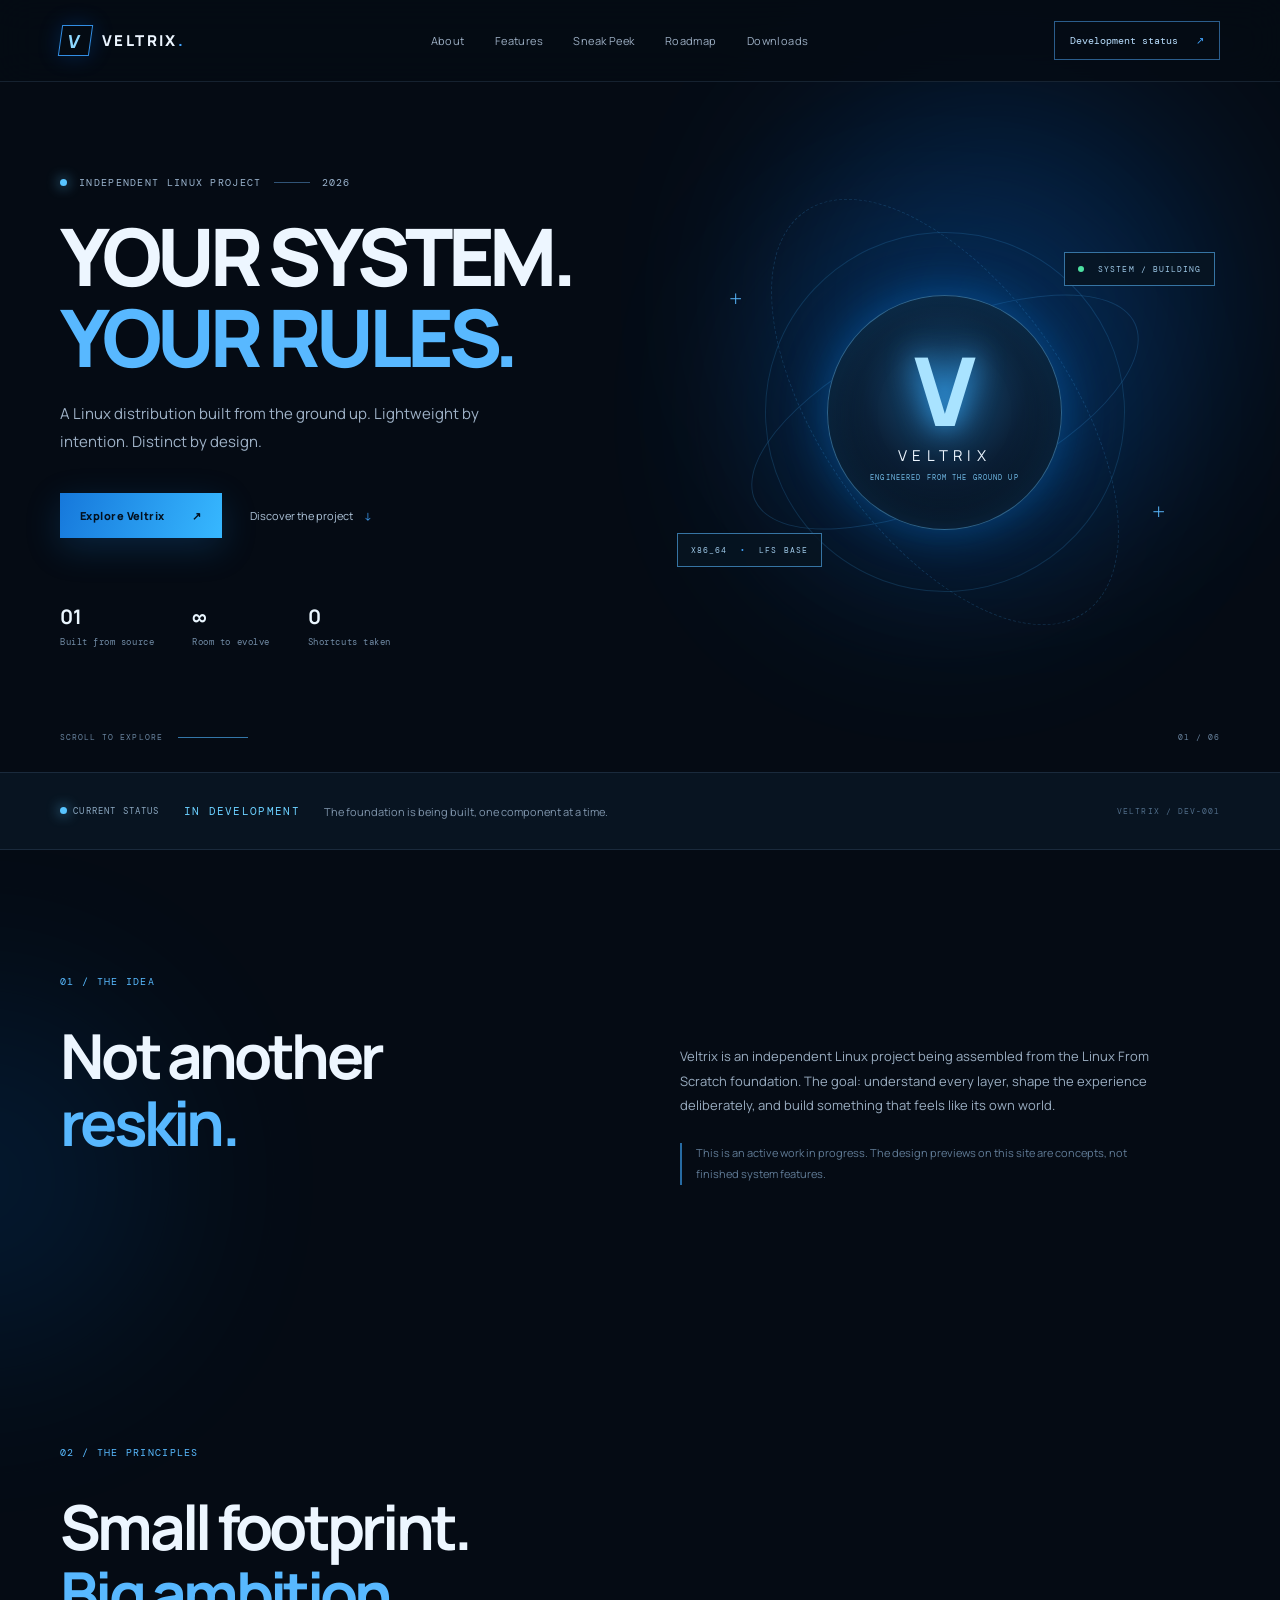
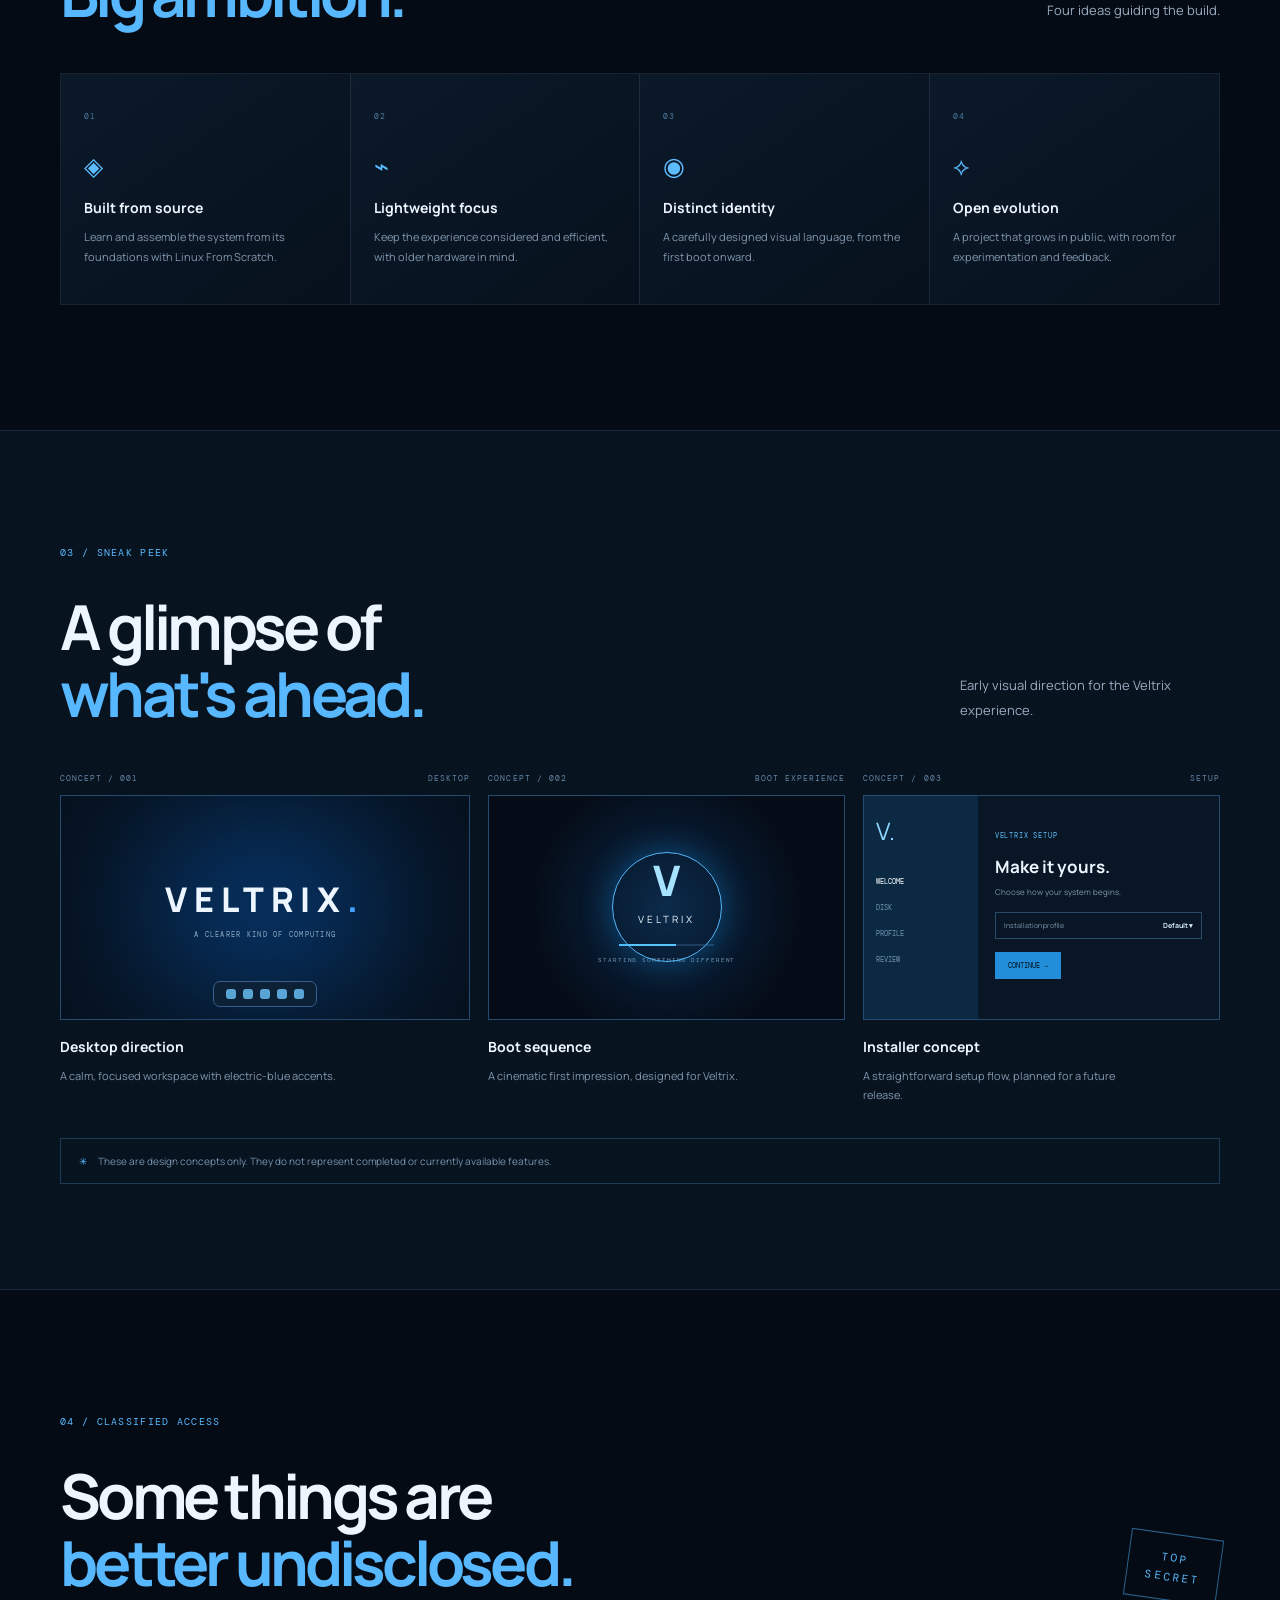
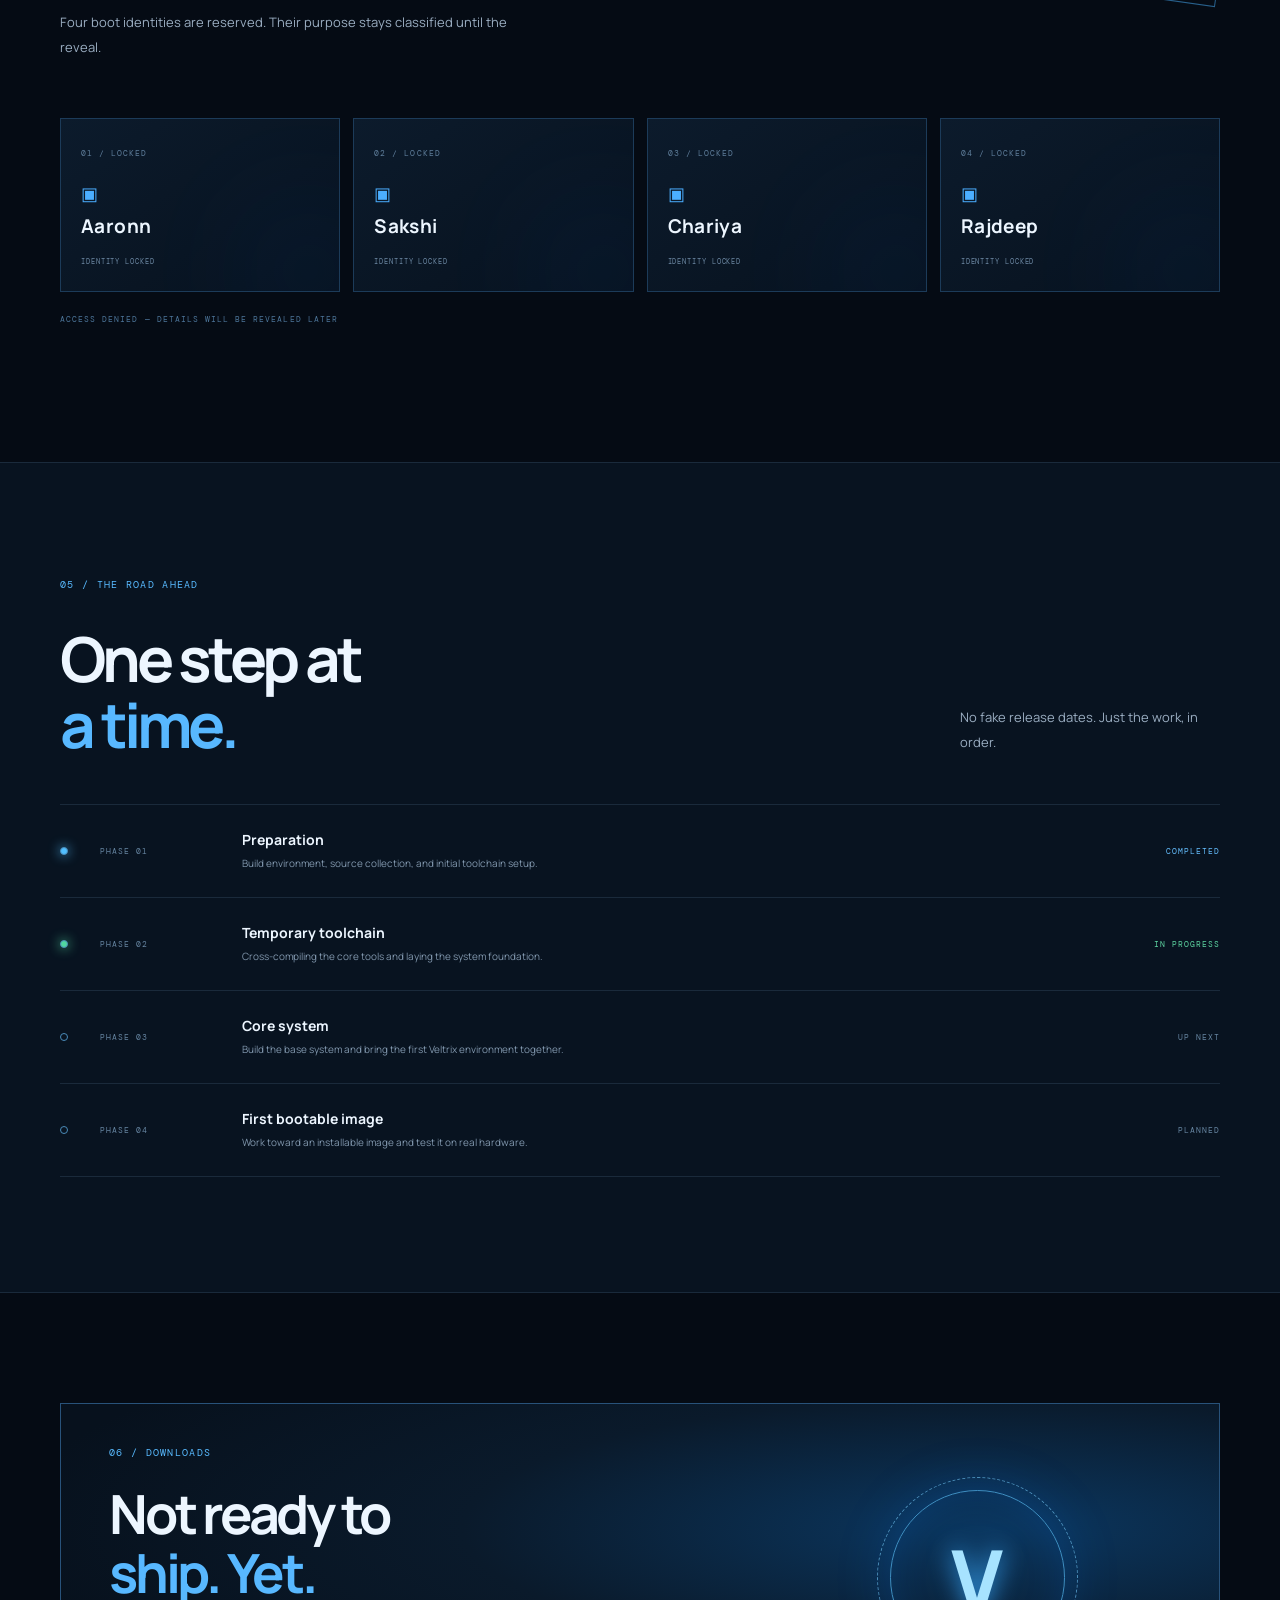
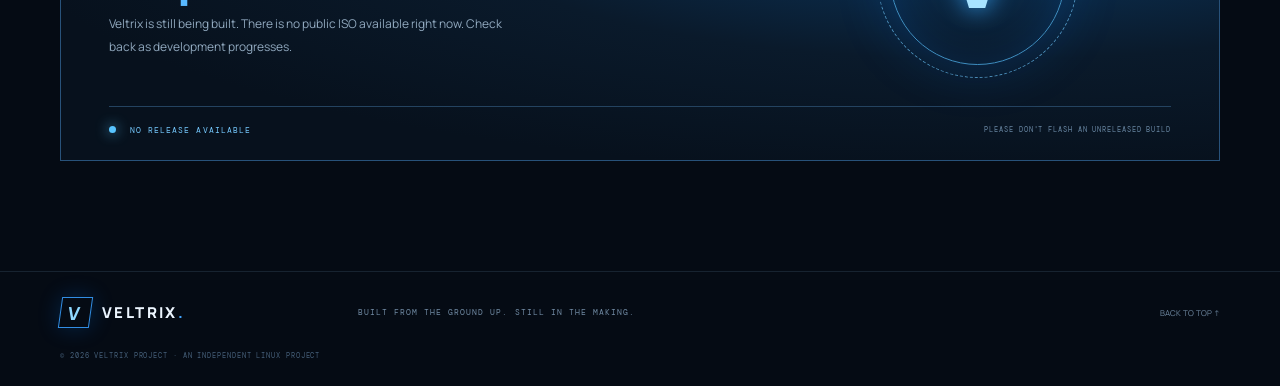
<file: index.html>
<!DOCTYPE html>
<html lang="en">
<head>
  <meta name="description" content="Meet VELTRIX, an independent Linux distribution built from Linux From Scratch. Discover its features, design and development.">
  <title>VELTRIX Linux – Lightweight Linux Built from Scratch</title>
  <meta name="description" content="Discover VELTRIX, an independent Linux distribution built from Linux From Scratch, focused on lightweight performance and simplicity.">
  <meta name="keywords" content="VELTRIX Linux, lightweight Linux, Linux From Scratch, custom Linux distribution, minimal Linux OS">
  <meta charset="UTF-8">
  <title>VELTRIX Linux | Lightweight Linux Built from Scratch</title>
  <meta name="description" content="Meet VELTRIX, an independent Linux distribution built from Linux From Scratch. Discover its features, design and development.">
  <meta name="keywords" content="VELTRIX Linux, Linux From Scratch, lightweight Linux, custom Linux distribution, independent Linux OS">
  <meta name="robots" content="index, follow">
  <meta name="viewport" content="width=device-width, initial-scale=1.0">
  <meta name="theme-color" content="#07111f">
  <meta name="description" content="VELTRIX — a Linux distribution built from the ground up.">
  <title>VELTRIX — Beyond the Ordinary</title>
  <link rel="preconnect" href="https://fonts.googleapis.com">
  <link rel="preconnect" href="https://fonts.gstatic.com" crossorigin>
  <link href="https://fonts.googleapis.com/css2?family=DM+Mono:wght@400;500&family=Manrope:wght@400;500;600;700;800&display=swap" rel="stylesheet">
  <link rel="stylesheet" href="style.css">
  <script type="application/ld+json">
{
  "@context": "https://schema.org",
  "@type": "SoftwareApplication",
  "name": "VELTRIX Linux",
  "applicationCategory": "OperatingSystem",
  "operatingSystem": "Linux",
  "description": "An independent Linux distribution built from Linux From Scratch.",
  "url": "https://notyouraaronn.github.io/veltrix-website/"
}
</script>
</head>
<body>
  <div class="ambient ambient-one"></div><div class="ambient ambient-two"></div>
  <header class="topbar">
    <a class="brand" href="#home" aria-label="Veltrix home"><span class="brand-mark">V</span><span>VELTRIX<span class="brand-dot">.</span></span></a>
    <button class="menu-toggle" aria-label="Open navigation" aria-expanded="false">☰</button>
    <nav class="nav">
      <a href="#about">About</a><a href="#features">Features</a><a href="#sneakpeek">Sneak Peek</a><a href="#roadmap">Roadmap</a><a href="#downloads">Downloads</a>
    </nav>
    <a class="nav-cta" href="#status">Development status <span>↗</span></a>
  </header>

  <main>
    <section class="hero section-wrap" id="home">
      <div class="hero-copy">
        <div class="eyebrow"><span class="pulse"></span> INDEPENDENT LINUX PROJECT <span class="eyebrow-line"></span> 2026</div>
        <h1>YOUR SYSTEM.<br><span>YOUR RULES.</span></h1>
        <p class="hero-lead">A Linux distribution built from the ground up. Lightweight by intention. Distinct by design.</p>
        <div class="hero-actions"><a class="button button-primary" href="#sneakpeek">Explore Veltrix <span>↗</span></a><a class="text-link" href="#about">Discover the project <span>↓</span></a></div>
        <div class="hero-meta"><div><strong>01</strong><span>Built from source</span></div><div><strong>∞</strong><span>Room to evolve</span></div><div><strong>0</strong><span>Shortcuts taken</span></div></div>
      </div>
      <div class="hero-art" aria-label="Abstract blue glowing VELTRIX visual">
        <div class="orbit orbit-a"></div><div class="orbit orbit-b"></div><div class="orbit orbit-c"></div>
        <div class="hero-core"><div class="core-symbol">V</div><div class="core-name">VELTRIX</div><div class="core-caption">ENGINEERED FROM THE GROUND UP</div></div>
        <div class="art-chip chip-top"><span class="chip-dot"></span> SYSTEM / BUILDING</div>
        <div class="art-chip chip-bottom">X86_64 <i>•</i> LFS BASE</div>
        <div class="art-cross cross-one">+</div><div class="art-cross cross-two">+</div>
      </div>
      <div class="hero-bottom"><span>SCROLL TO EXPLORE</span><span class="scroll-line"></span><span>01 / 06</span></div>
    </section>

    <section class="status-strip" id="status"><div class="status-inner"><span class="status-label"><span class="pulse"></span> CURRENT STATUS</span><strong>IN DEVELOPMENT</strong><span class="status-note">The foundation is being built, one component at a time.</span><span class="status-code">VELTRIX / DEV-001</span></div></section>

    <section class="content-section section-wrap" id="about">
      <div class="section-kicker">01 / THE IDEA</div>
      <div class="split-heading"><h2>Not another<br><span>reskin.</span></h2><div class="section-intro"><p>Veltrix is an independent Linux project being assembled from the Linux From Scratch foundation. The goal: understand every layer, shape the experience deliberately, and build something that feels like its own world.</p><p class="muted">This is an active work in progress. The design previews on this site are concepts, not finished system features.</p></div></div>
    </section>

    <section class="content-section section-wrap" id="features">
      <div class="section-kicker">02 / THE PRINCIPLES</div>
      <div class="section-title-row"><h2>Small footprint.<br><span>Big ambition.</span></h2><p>Four ideas guiding the build.</p></div>
      <div class="feature-grid">
        <article class="feature-card"><span class="feature-number">01</span><div class="feature-icon">◈</div><h3>Built from source</h3><p>Learn and assemble the system from its foundations with Linux From Scratch.</p></article>
        <article class="feature-card"><span class="feature-number">02</span><div class="feature-icon">⌁</div><h3>Lightweight focus</h3><p>Keep the experience considered and efficient, with older hardware in mind.</p></article>
        <article class="feature-card"><span class="feature-number">03</span><div class="feature-icon">◉</div><h3>Distinct identity</h3><p>A carefully designed visual language, from the first boot onward.</p></article>
        <article class="feature-card"><span class="feature-number">04</span><div class="feature-icon">⟡</div><h3>Open evolution</h3><p>A project that grows in public, with room for experimentation and feedback.</p></article>
      </div>
    </section>

    <section class="sneak-section" id="sneakpeek">
      <div class="section-wrap sneak-inner">
        <div class="section-kicker">03 / SNEAK PEEK</div>
        <div class="section-title-row"><h2>A glimpse of<br><span>what's ahead.</span></h2><p>Early visual direction for the Veltrix experience.</p></div>
        <div class="preview-grid">
          <article class="preview-card preview-desktop"><div class="preview-top"><span>CONCEPT / 001</span><span>DESKTOP</span></div><div class="desktop-screen"><div class="desktop-glow"></div><div class="desktop-word">VELTRIX<span>.</span></div><div class="desktop-caption">A CLEARER KIND OF COMPUTING</div><div class="dock"><i></i><i></i><i></i><i></i><i></i></div></div><h3>Desktop direction</h3><p>A calm, focused workspace with electric-blue accents.</p></article>
          <article class="preview-card preview-boot"><div class="preview-top"><span>CONCEPT / 002</span><span>BOOT EXPERIENCE</span></div><div class="boot-screen"><div class="boot-ring"></div><div class="boot-logo">V</div><div class="boot-title">VELTRIX</div><div class="boot-loading"><i></i></div><small>STARTING SOMETHING DIFFERENT</small></div><h3>Boot sequence</h3><p>A cinematic first impression, designed for Veltrix.</p></article>
          <article class="preview-card preview-installer"><div class="preview-top"><span>CONCEPT / 003</span><span>SETUP</span></div><div class="installer-screen"><div class="installer-side"><b>V.</b><span>WELCOME</span><span>DISK</span><span>PROFILE</span><span>REVIEW</span></div><div class="installer-main"><small>VELTRIX SETUP</small><h4>Make it yours.</h4><p>Choose how your system begins.</p><div class="fake-input">Installation profile <b>Default ▾</b></div><div class="fake-button">CONTINUE →</div></div></div><h3>Installer concept</h3><p>A straightforward setup flow, planned for a future release.</p></article>
        </div>
        <div class="concept-note"><span>✳</span> These are design concepts only. They do not represent completed or currently available features.</div>
      </div>
    </section>

    <section class="content-section section-wrap secret-section">
      <div class="section-kicker">04 / CLASSIFIED ACCESS</div>
      <div class="secret-heading"><div><h2>Some things are<br><span>better undisclosed.</span></h2><p>Four boot identities are reserved. Their purpose stays classified until the reveal.</p></div><div class="classified-stamp">TOP<br>SECRET</div></div>
      <div class="secret-grid">
        <div class="secret-card"><span class="secret-index">01 / LOCKED</span><div class="lock">▣</div><h3>Aaronn</h3><span class="secret-state">IDENTITY LOCKED</span></div>
        <div class="secret-card"><span class="secret-index">02 / LOCKED</span><div class="lock">▣</div><h3>Sakshi</h3><span class="secret-state">IDENTITY LOCKED</span></div>
        <div class="secret-card"><span class="secret-index">03 / LOCKED</span><div class="lock">▣</div><h3>Chariya</h3><span class="secret-state">IDENTITY LOCKED</span></div>
        <div class="secret-card"><span class="secret-index">04 / LOCKED</span><div class="lock">▣</div><h3>Rajdeep</h3><span class="secret-state">IDENTITY LOCKED</span></div>
      </div>
      <p class="secret-footnote">ACCESS DENIED — DETAILS WILL BE REVEALED LATER</p>
    </section>

    <section class="roadmap-section" id="roadmap"><div class="section-wrap">
      <div class="section-kicker">05 / THE ROAD AHEAD</div><div class="section-title-row"><h2>One step at<br><span>a time.</span></h2><p>No fake release dates. Just the work, in order.</p></div>
      <div class="roadmap">
        <div class="roadmap-item done"><span class="roadmap-point"></span><div class="roadmap-date">PHASE 01</div><div><h3>Preparation</h3><p>Build environment, source collection, and initial toolchain setup.</p></div><span class="roadmap-status">COMPLETED</span></div>
        <div class="roadmap-item active"><span class="roadmap-point"></span><div class="roadmap-date">PHASE 02</div><div><h3>Temporary toolchain</h3><p>Cross-compiling the core tools and laying the system foundation.</p></div><span class="roadmap-status">IN PROGRESS</span></div>
        <div class="roadmap-item"><span class="roadmap-point"></span><div class="roadmap-date">PHASE 03</div><div><h3>Core system</h3><p>Build the base system and bring the first Veltrix environment together.</p></div><span class="roadmap-status">UP NEXT</span></div>
        <div class="roadmap-item"><span class="roadmap-point"></span><div class="roadmap-date">PHASE 04</div><div><h3>First bootable image</h3><p>Work toward an installable image and test it on real hardware.</p></div><span class="roadmap-status">PLANNED</span></div>
      </div>
    </div></section>

    <section class="download-section section-wrap" id="downloads"><div class="download-panel"><div class="section-kicker">06 / DOWNLOADS</div><div class="download-copy"><div><h2>Not ready to<br><span>ship. Yet.</span></h2><p>Veltrix is still being built. There is no public ISO available right now. Check back as development progresses.</p></div><div class="download-orb"><span>V</span><i></i></div></div><div class="download-bottom"><span class="download-tag"><span class="pulse"></span> NO RELEASE AVAILABLE</span><span>PLEASE DON'T FLASH AN UNRELEASED BUILD</span></div></div></section>
  </main>

  <footer class="footer"><a class="brand" href="#home"><span class="brand-mark">V</span><span>VELTRIX<span class="brand-dot">.</span></span></a><span>BUILT FROM THE GROUND UP. STILL IN THE MAKING.</span><a href="#home">BACK TO TOP ↑</a><small>© 2026 VELTRIX PROJECT · AN INDEPENDENT LINUX PROJECT</small></footer>
  <script src="script.js"></script>
</body>
</html>
</file>
<file: style.css>
:root{--bg:#050b14;--panel:#0a1524;--panel2:#0d1b2e;--line:rgba(145,190,235,.13);--text:#edf6ff;--muted:#8da2b9;--blue:#43a5ff;--cyan:#78d9ff;--mono:"DM Mono",monospace;--sans:"Manrope",sans-serif}*{box-sizing:border-box}html{scroll-behavior:smooth;scroll-padding-top:90px}body{margin:0;background:var(--bg);color:var(--text);font-family:var(--sans);overflow-x:hidden}a{color:inherit;text-decoration:none}.ambient{position:absolute;pointer-events:none;filter:blur(90px);opacity:.18;border-radius:50%;z-index:-1}.ambient-one{width:440px;height:440px;background:#087cff;top:80px;right:5%}.ambient-two{width:360px;height:360px;background:#0056a8;top:1000px;left:-200px}.section-wrap{width:min(1160px,calc(100% - 64px));margin:auto}.topbar{height:82px;padding:0 max(32px,calc((100% - 1160px)/2));display:flex;align-items:center;justify-content:space-between;border-bottom:1px solid var(--line);position:sticky;top:0;z-index:20;background:rgba(5,11,20,.82);backdrop-filter:blur(18px)}.brand{display:flex;align-items:center;gap:11px;font-weight:800;letter-spacing:.16em;font-size:15px}.brand-mark{width:31px;height:31px;display:grid;place-items:center;border:1px solid #328ee4;color:#8ed8ff;transform:skew(-8deg);font-size:18px;box-shadow:0 0 22px #087cff38}.brand-dot,.desktop-word span{color:var(--blue)}.nav{display:flex;gap:30px;color:#9cafc3;font-size:11px;letter-spacing:.04em}.nav a:hover,.text-link:hover{color:white}.nav-cta{font:10px var(--mono);color:#b9dfff;border:1px solid #2b5d8c;padding:12px 15px}.nav-cta span{color:var(--blue);margin-left:12px}.menu-toggle{display:none;background:none;border:0;color:white;font-size:22px}.hero{min-height:690px;display:grid;grid-template-columns:1.05fr .95fr;align-items:center;position:relative;padding-top:55px;padding-bottom:85px}.eyebrow,.section-kicker,.preview-top,.hero-bottom,.status-label,.status-code,.art-chip,.feature-number,.secret-index,.secret-state,.secret-footnote,.roadmap-date,.roadmap-status,.download-tag,.download-bottom>span:last-child,.footer>span,.footer>small{font:10px var(--mono);letter-spacing:.13em}.eyebrow{color:#9bb4ce;display:flex;align-items:center;gap:12px}.pulse{width:7px;height:7px;background:#58c4ff;display:inline-block;border-radius:50%;box-shadow:0 0 13px #58c4ff;animation:pulse 2s infinite}@keyframes pulse{50%{opacity:.35;box-shadow:0 0 3px #58c4ff}}.eyebrow-line{height:1px;width:36px;background:#315477}.hero h1{font-size:clamp(48px,6.2vw,82px);line-height:1.02;letter-spacing:-.065em;margin:27px 0 22px;font-weight:800}.hero h1 span,.section-title-row h2 span,.split-heading h2 span,.secret-heading h2 span,.download-copy h2 span{color:#58b8ff}.hero-lead{max-width:470px;color:#9fb2c7;font-size:15px;line-height:1.9}.hero-actions{display:flex;align-items:center;gap:28px;margin-top:36px}.button{padding:15px 20px;font-size:11px;font-weight:800;letter-spacing:.04em}.button-primary{background:linear-gradient(110deg,#1678db,#37b8ff);color:#03101e;box-shadow:0 10px 35px #1685df36}.button-primary span{margin-left:25px}.text-link{font-size:11px;color:#afc4d9}.text-link span{color:var(--blue);margin-left:9px}.hero-meta{display:flex;gap:38px;margin-top:65px}.hero-meta div{display:grid;gap:6px}.hero-meta strong{font-size:20px;color:#eaf6ff}.hero-meta span{font:9px var(--mono);color:#718ba5;letter-spacing:.06em}.hero-art{height:460px;position:relative;display:grid;place-items:center}.hero-art:before{content:"";position:absolute;width:300px;height:300px;border-radius:50%;background:#0578e8;filter:blur(100px);opacity:.27}.orbit{position:absolute;border:1px solid #3c9bdf38;border-radius:50%;transform:rotate(-25deg)}.orbit-a{width:420px;height:170px}.orbit-b{width:360px;height:360px;border-color:#47b5ff2a}.orbit-c{width:490px;height:250px;transform:rotate(55deg);border-style:dashed}.hero-core{width:235px;height:235px;border-radius:50%;border:1px solid #5bbdff77;background:radial-gradient(circle at 50% 40%,#174e7b 0,#0b2037 45%,#07111f 72%);box-shadow:0 0 45px #087fe866,inset 0 0 45px #147cc344;display:flex;flex-direction:column;align-items:center;justify-content:center;position:relative}.core-symbol{font-size:95px;font-weight:800;line-height:1;color:#a9e3ff;text-shadow:0 0 30px #3aaeff}.core-name{font-size:15px;letter-spacing:.35em;margin:7px 0}.core-caption{font:7px var(--mono);letter-spacing:.16em;color:#72bce8}.art-chip{position:absolute;color:#9fc9e8;border:1px solid #3674a3;background:#071522d9;padding:11px 13px;font-size:8px}.chip-top{top:70px;right:5px}.chip-bottom{bottom:75px;left:8px}.chip-bottom i{font-style:normal;color:var(--blue);padding:0 7px}.chip-dot{width:6px;height:6px;background:#4de2a2;display:inline-block;border-radius:50%;margin-right:8px}.art-cross{position:absolute;color:#5ab9ff;font-size:23px;font-weight:200}.cross-one{top:100px;left:60px}.cross-two{right:55px;bottom:115px}.hero-bottom{position:absolute;bottom:30px;left:0;right:0;display:flex;align-items:center;gap:15px;color:#69849f;font-size:8px}.scroll-line{height:1px;width:70px;background:#3477a9}.hero-bottom span:last-child{margin-left:auto}.status-strip{border-top:1px solid var(--line);border-bottom:1px solid var(--line);background:#081421}.status-inner{width:min(1160px,calc(100% - 64px));margin:auto;min-height:76px;display:flex;align-items:center;gap:24px}.status-label{color:#8ca8c1;font-size:9px}.status-inner strong{font:11px var(--mono);color:#6bd0ff;letter-spacing:.12em}.status-note{font-size:11px;color:#8096ad}.status-code{margin-left:auto;color:#506d89;font-size:8px}.content-section{padding-top:125px;padding-bottom:125px}.section-kicker{color:#58baff;margin-bottom:35px}.split-heading{display:grid;grid-template-columns:1fr 1fr;gap:80px}.split-heading h2,.section-title-row h2,.secret-heading h2,.download-copy h2{font-size:clamp(39px,5vw,62px);line-height:1.08;letter-spacing:-.06em;margin:0}.section-intro{padding-top:8px;max-width:490px}.section-intro p,.section-title-row>p,.secret-heading>div>p{font-size:13px;line-height:1.9;color:#9aadc1}.section-intro .muted{font-size:11px;color:#617c97;border-left:2px solid #276ba3;padding-left:14px;margin-top:25px}.section-title-row{display:flex;align-items:end;justify-content:space-between;margin-bottom:45px}.section-title-row>p{max-width:260px;margin:0 0 5px}.feature-grid{display:grid;grid-template-columns:repeat(4,1fr);border:1px solid var(--line)}.feature-card{padding:28px 23px 32px;min-height:230px;background:linear-gradient(145deg,#0b1929,#07111d);border-right:1px solid var(--line);position:relative}.feature-card:last-child{border:0}.feature-number{color:#4e789d;font-size:8px}.feature-icon{font-size:25px;color:#5cbcff;margin:24px 0 15px}.feature-card h3,.preview-card h3,.roadmap-item h3{font-size:14px;margin:0 0 10px}.feature-card p,.preview-card>p,.roadmap-item p{font-size:11px;line-height:1.8;color:#8197ad;margin:0}.sneak-section,.roadmap-section{background:#081320;border-top:1px solid var(--line);border-bottom:1px solid var(--line)}.sneak-inner{padding-top:115px;padding-bottom:105px}.preview-grid{display:grid;grid-template-columns:1.15fr 1fr 1fr;gap:18px}.preview-card{min-width:0}.preview-top{display:flex;justify-content:space-between;color:#6486a5;font-size:8px;padding:0 0 12px}.desktop-screen,.boot-screen,.installer-screen{height:225px;border:1px solid #254c70;background:#06101c;position:relative;overflow:hidden}.desktop-screen{display:flex;align-items:center;justify-content:center;flex-direction:column}.desktop-glow{position:absolute;width:220px;height:150px;background:#087cfa;filter:blur(75px);opacity:.45}.desktop-word{position:relative;font-size:34px;font-weight:800;letter-spacing:.2em}.desktop-caption{position:relative;font:7px var(--mono);color:#8eabc6;letter-spacing:.18em;margin-top:8px}.dock{position:absolute;bottom:12px;display:flex;gap:7px;padding:7px 12px;border:1px solid #37618a;border-radius:7px;background:#0c2036}.dock i{width:10px;height:10px;background:#6dc8ff;border-radius:3px;opacity:.8}.preview-card h3{margin-top:17px}.preview-card>p{max-width:290px}.boot-screen{display:flex;align-items:center;justify-content:center;flex-direction:column;background:radial-gradient(circle,#0b2a4a,#050c17 65%)}.boot-ring{position:absolute;width:110px;height:110px;border:1px solid #53baff;border-radius:50%;box-shadow:0 0 32px #158bdf66}.boot-logo{font-size:42px;font-weight:800;color:#a7e3ff}.boot-title{font-size:10px;letter-spacing:.3em;margin-top:3px}.boot-loading{height:2px;width:95px;background:#1c3d5d;margin-top:18px}.boot-loading i{display:block;width:60%;height:100%;background:#58c5ff}.boot-screen small{font:6px var(--mono);letter-spacing:.15em;color:#7c9bb7;margin-top:10px}.installer-screen{display:flex;background:#081625}.installer-side{width:32%;background:#0c2943;padding:18px 12px;display:flex;flex-direction:column;gap:17px;font:7px var(--mono);color:#7294b2}.installer-side b{font:24px var(--sans);color:#8bd5ff;margin-bottom:13px}.installer-side span:first-of-type{color:white}.installer-main{padding:25px 17px;flex:1}.installer-main small{font:7px var(--mono);color:#61bfff;letter-spacing:.12em}.installer-main h4{font-size:17px;margin:12px 0 5px}.installer-main p{font-size:8px;color:#8198ae}.fake-input{border:1px solid #294b6a;padding:8px;margin-top:15px;font-size:7px;color:#829bb4}.fake-input b{float:right;color:#d7ebfb}.fake-button{display:inline-block;background:#238fdb;color:#03111d;font:7px var(--mono);padding:9px 13px;margin-top:13px}.concept-note{margin-top:33px;padding:15px 18px;border:1px solid #1c3a55;color:#7794ae;font-size:10px}.concept-note span{color:#5abfff;margin-right:9px}.secret-section{padding-bottom:130px}.secret-heading{display:flex;justify-content:space-between;align-items:center;margin-bottom:45px}.secret-heading>div>p{max-width:450px}.classified-stamp{border:1px solid #28618d;color:#59baff;font:11px var(--mono);letter-spacing:.2em;text-align:center;padding:14px 18px;transform:rotate(8deg);line-height:1.7}.secret-grid{display:grid;grid-template-columns:repeat(4,1fr);gap:13px}.secret-card{background:linear-gradient(145deg,#0c1b2c,#07111d);border:1px solid #1c3b59;padding:20px 20px 22px;min-height:160px;position:relative;overflow:hidden}.secret-card:after{content:"";position:absolute;width:100px;height:100px;border-radius:50%;background:#087cff;filter:blur(65px);opacity:.15;right:-20px;bottom:-30px}.secret-index{font-size:8px;color:#5f7e9b}.lock{font-size:18px;color:#4baeff;margin-top:20px}.secret-card h3{font-size:19px;margin:8px 0 8px;letter-spacing:.02em}.secret-state{font-size:7px;color:#6d89a4}.secret-footnote{color:#4d769a;font-size:8px;margin-top:22px}.roadmap-section .section-wrap{padding-top:115px;padding-bottom:115px}.roadmap{border-top:1px solid var(--line)}.roadmap-item{display:grid;grid-template-columns:18px 120px 1fr 120px;gap:22px;align-items:center;padding:25px 0;border-bottom:1px solid var(--line);position:relative}.roadmap-point{width:8px;height:8px;border:1px solid #4a8bb9;border-radius:50%;background:#081320}.roadmap-item.done .roadmap-point{background:#51bfff;box-shadow:0 0 12px #51bfff}.roadmap-item.active .roadmap-point{background:#50d7a0;box-shadow:0 0 12px #50d7a0}.roadmap-date{font-size:8px;color:#6685a1}.roadmap-item h3{margin:0 0 5px}.roadmap-item p{font-size:10px}.roadmap-status{text-align:right;color:#6786a2;font-size:8px}.roadmap-item.done .roadmap-status{color:#65bfff}.roadmap-item.active .roadmap-status{color:#5ed6a2}.download-section{padding-top:110px;padding-bottom:110px}.download-panel{border:1px solid #28527a;background:radial-gradient(ellipse at 80% 35%,#0b3760 0,#0a1a2b 40%,#07111d 75%);padding:42px 48px 25px;position:relative;overflow:hidden}.download-panel .section-kicker{margin-bottom:25px}.download-copy{display:flex;align-items:center;justify-content:space-between}.download-copy h2{font-size:54px}.download-copy p{font-size:12px;line-height:1.9;color:#91a9bf;max-width:410px}.download-orb{width:175px;height:175px;border:1px solid #3e8fc3;border-radius:50%;display:grid;place-items:center;position:relative;box-shadow:0 0 55px #087cff35,inset 0 0 35px #087cff25;margin-right:10%}.download-orb span{font-size:80px;font-weight:800;color:#a7e3ff;text-shadow:0 0 25px #39aaff}.download-orb i{position:absolute;inset:-14px;border:1px dashed #4d91bd;border-radius:50%}.download-bottom{border-top:1px solid #244360;margin-top:35px;padding-top:18px;display:flex;justify-content:space-between;color:#6886a2}.download-tag{color:#76caff;font-size:8px}.download-tag .pulse{margin-right:8px}.download-bottom>span:last-child{font-size:7px}.footer{min-height:115px;border-top:1px solid var(--line);padding:25px max(32px,calc((100% - 1160px)/2));display:grid;grid-template-columns:1fr 2fr 1fr;align-items:center;gap:15px}.footer>span,.footer>a:last-of-type{font-size:8px;color:#718ba4}.footer>a:last-of-type{text-align:right}.footer>small{grid-column:1/-1;color:#455f79;font-size:7px;margin-top:8px}
@media(max-width:900px){.nav{gap:15px}.nav a{font-size:10px}.nav-cta{display:none}.hero{grid-template-columns:1fr  .8fr}.hero-art{transform:scale(.85)}.feature-grid{grid-template-columns:repeat(2,1fr)}.feature-card:nth-child(2){border-right:0}.feature-card:nth-child(-n+2){border-bottom:1px solid var(--line)}.preview-grid{grid-template-columns:1fr 1fr}.preview-card:first-child{grid-column:1/-1}.preview-card:first-child .desktop-screen{height:250px}.secret-grid{grid-template-columns:repeat(2,1fr)}}
@media(max-width:650px){.section-wrap,.status-inner{width:calc(100% - 38px)}.topbar{height:68px;padding:0 19px}.menu-toggle{display:block}.nav{display:none;position:absolute;top:68px;left:0;right:0;padding:20px;background:#081421;border-bottom:1px solid var(--line);flex-direction:column;gap:20px}.nav.open{display:flex}.hero{display:block;padding-top:75px;min-height:unset;padding-bottom:90px}.hero h1{font-size:54px}.hero-art{height:330px;margin-top:25px;transform:scale(.85)}.hero-meta{gap:20px;margin-top:45px}.hero-meta span{font-size:7px}.hero-bottom{bottom:25px}.status-inner{padding:18px 0;display:grid;grid-template-columns:1fr 1fr;gap:9px}.status-note{grid-column:1/-1}.status-code{display:none}.content-section{padding-top:85px;padding-bottom:85px}.split-heading{grid-template-columns:1fr;gap:20px}.section-title-row{display:block}.section-title-row>p{margin-top:18px}.feature-grid{grid-template-columns:1fr}.feature-card{border-right:0;border-bottom:1px solid var(--line)!important;min-height:190px}.feature-card:last-child{border-bottom:0!important}.sneak-inner,.roadmap-section .section-wrap{padding-top:85px;padding-bottom:80px}.preview-grid{grid-template-columns:1fr}.preview-card:first-child{grid-column:auto}.preview-card .desktop-screen,.preview-card .boot-screen,.preview-card .installer-screen{height:220px}.secret-heading{align-items:flex-start;gap:15px}.classified-stamp{font-size:8px;padding:10px}.secret-grid{grid-template-columns:1fr 1fr;gap:9px}.secret-card{padding:15px;min-height:145px}.secret-card h3{font-size:16px}.roadmap-item{grid-template-columns:12px 75px 1fr;gap:10px}.roadmap-status{grid-column:3;text-align:left;margin-top:-7px}.roadmap-item p{font-size:9px}.download-section{padding-top:75px;padding-bottom:75px}.download-panel{padding:28px 22px 20px}.download-copy h2{font-size:43px}.download-orb{width:100px;height:100px;margin:0 5px 0 10px;flex-shrink:0}.download-orb span{font-size:48px}.download-copy p{font-size:10px}.download-bottom{gap:15px;align-items:flex-start;flex-direction:column}.footer{padding:25px 19px;grid-template-columns:1fr 1fr}.footer>span{grid-column:1/-1;grid-row:2}.footer>a:last-of-type{grid-column:2;grid-row:1}.footer>small{font-size:6px}}
</file>
